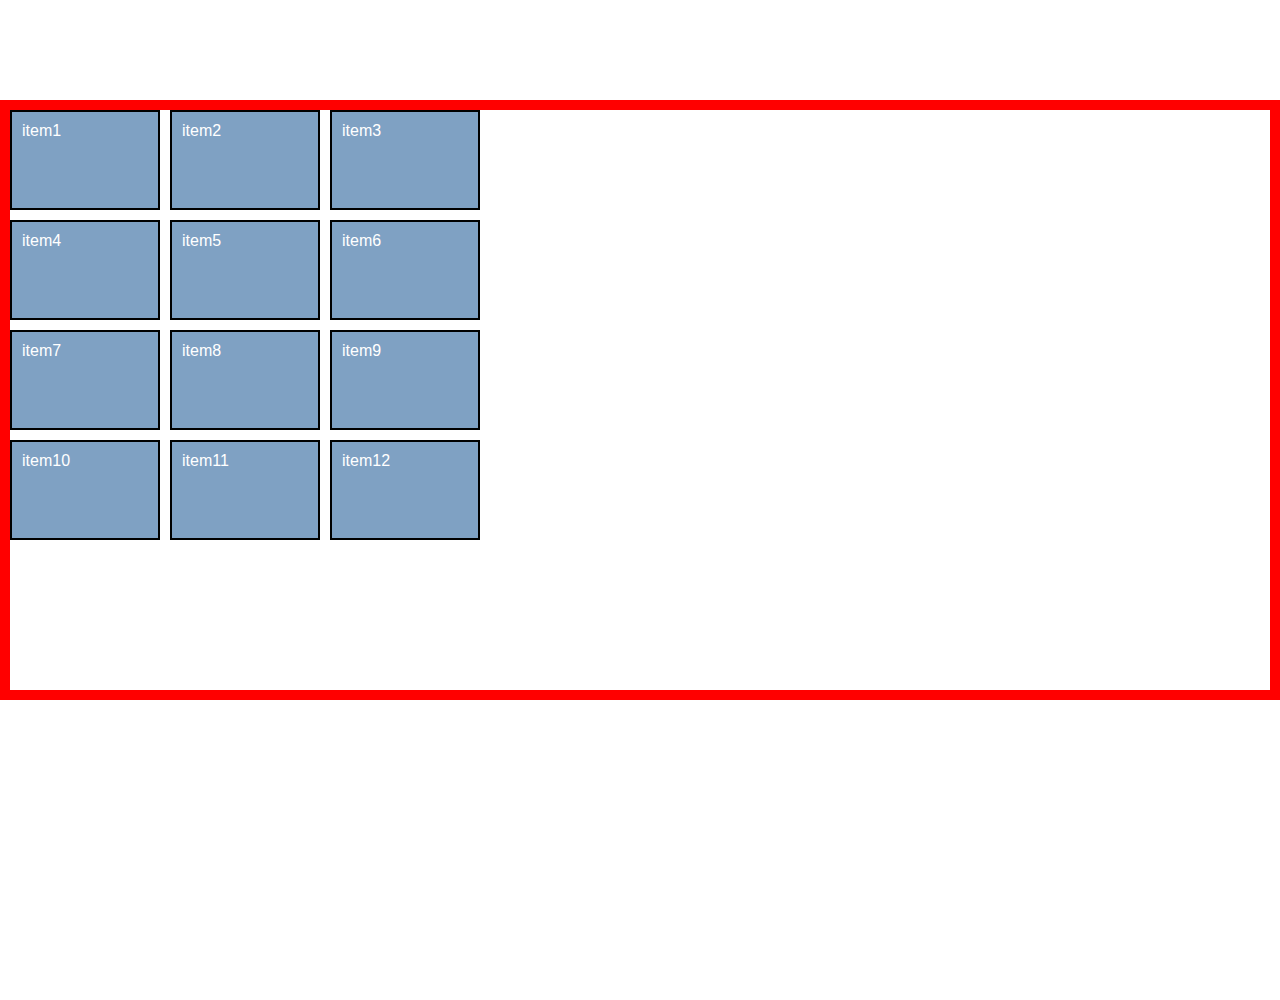
<file: CSS Grid/index.html>
<!DOCTYPE html>
<html lang="en">
<head>
    <meta charset="UTF-8">
    <meta name="viewport" content="width=device-width, initial-scale=1.0">
    <title>CSS Grid</title>
    <link rel="stylesheet" href="style.css">
</head>
<body>
    <div class="container">
        <div class="item item1">item1</div>
        <div class="item item2">item2</div>
        <div class="item item3">item3</div>
        <div class="item item4">item4</div>
        <div class="item item5">item5</div>
        <div class="item item6">item6</div>
        <div class="item item7">item7</div>
        <div class="item item8">item8</div>
        <div class="item item9">item9</div>
        <div class="item item10">item10</div>
        <div class="item item11">item11</div>
        <div class="item item12">item12</div>
    </div> 
</body>
</html>
</file>
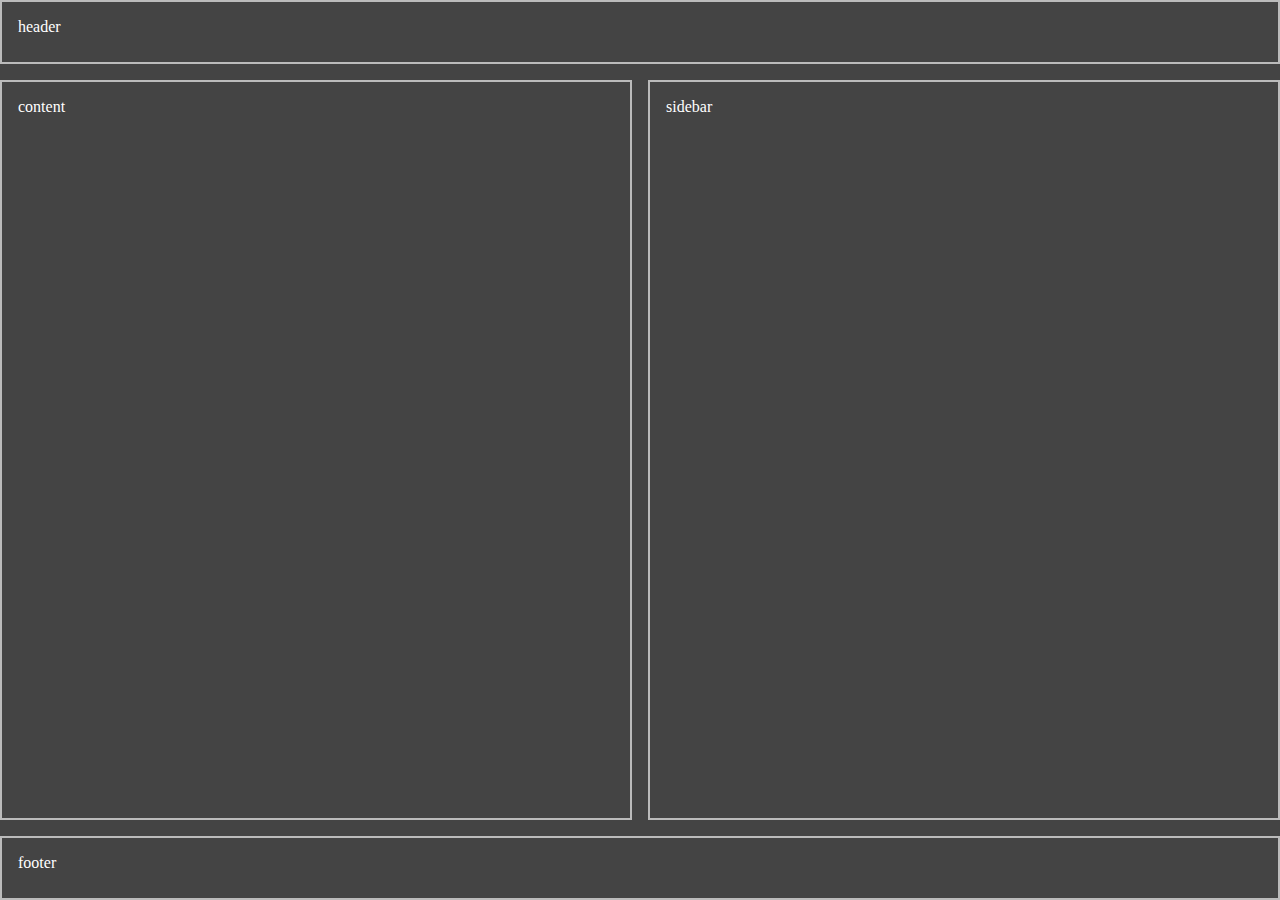
<file: CSS Grid/Grid Practice/index.html>
<!DOCTYPE html>
<html lang="en">
<head>
    <meta charset="UTF-8">
    <meta name="viewport" content="width=device-width, initial-scale=1.0">
    <link rel="stylesheet" href="style.css">
    <title>Grid Practice</title>
</head>
<body>
    <header>header</header>
    <main>content</main>
    <aside>sidebar</aside>
    <footer>footer</footer>
</body>
</html>
</file>
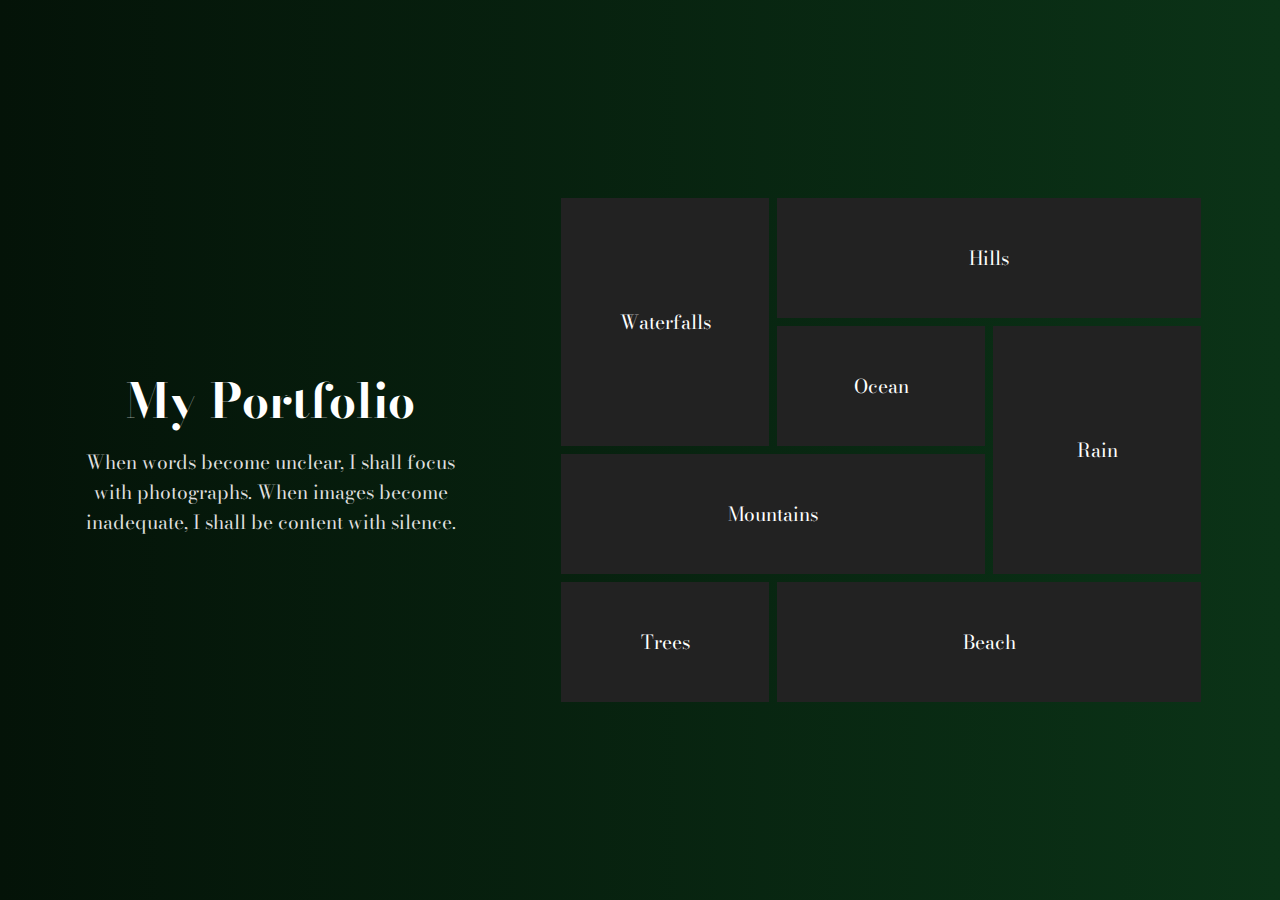
<file: CSS Grid/Grid Project1/index.html>
<!DOCTYPE html>
<html lang="en">
<head>
    <meta charset="UTF-8">
    <meta name="viewport" content="width=device-width, initial-scale=1.0">
    <link rel="stylesheet" href="style.css">
    <title>Grid Project</title>
</head>
<body>
    <div class="container">
        <div class="left_text">
            <h2 class="heading">My Portfolio</h2>
            <p class="subheading">When words become unclear, I shall focus with photographs. When images become inadequate, I shall be content with silence.</p>
        </div>
        <div class="gallery">
            <div class="box row_2" style="background-image: url('https://images.unsplash.com/photo-1433086966358-54859d0ed716?q=80&w=1887&auto=format&fit=crop&ixlib=rb-4.0.3&ixid=M3wxMjA3fDB8MHxwaG90by1wYWdlfHx8fGVufDB8fHx8fA%3D%3D');">Waterfalls</div>
            <div class="box col_2" style="background-image: url('https://images.unsplash.com/photo-1469474968028-56623f02e42e?q=80&w=2074&auto=format&fit=crop&ixlib=rb-4.0.3&ixid=M3wxMjA3fDB8MHxwaG90by1wYWdlfHx8fGVufDB8fHx8fA%3D%3D');">Hills</div>
            <div class="box" style="background-image: url('https://images.unsplash.com/photo-1523712999610-f77fbcfc3843?q=80&w=2070&auto=format&fit=crop&ixlib=rb-4.0.3&ixid=M3wxMjA3fDB8MHxwaG90by1wYWdlfHx8fGVufDB8fHx8fA%3D%3D');">Ocean</div>
            <div class="box row_2" style="background-image: url('https://images.unsplash.com/photo-1508556919487-845f191e5742?w=500&auto=format&fit=crop&q=60&ixlib=rb-4.0.3&ixid=M3wxMjA3fDB8MHxzZWFyY2h8MTh8fG5hdXRyZSUyMHJhaW58ZW58MHx8MHx8fDA%3D');">Rain</div>
            <div class="box col_2" style="background-image: url('https://images.unsplash.com/photo-1506744038136-46273834b3fb?q=80&w=2070&auto=format&fit=crop&ixlib=rb-4.0.3&ixid=M3wxMjA3fDB8MHxwaG90by1wYWdlfHx8fGVufDB8fHx8fA%3D%3D');">Mountains</div>
            <div class="box" style="background-image: url('https://images.unsplash.com/photo-1445964047600-cdbdb873673d?q=80&w=1892&auto=format&fit=crop&ixlib=rb-4.0.3&ixid=M3wxMjA3fDB8MHxwaG90by1wYWdlfHx8fGVufDB8fHx8fA%3D%3D');">Trees</div>
            <div class="box col_2" style="background-image: url('https://images.unsplash.com/photo-1493246507139-91e8fad9978e?q=80&w=2070&auto=format&fit=crop&ixlib=rb-4.0.3&ixid=M3wxMjA3fDB8MHxwaG90by1wYWdlfHx8fGVufDB8fHx8fA%3D%3D');">Beach</div>
        </div>
    </div>
</body>
</html>
</file>
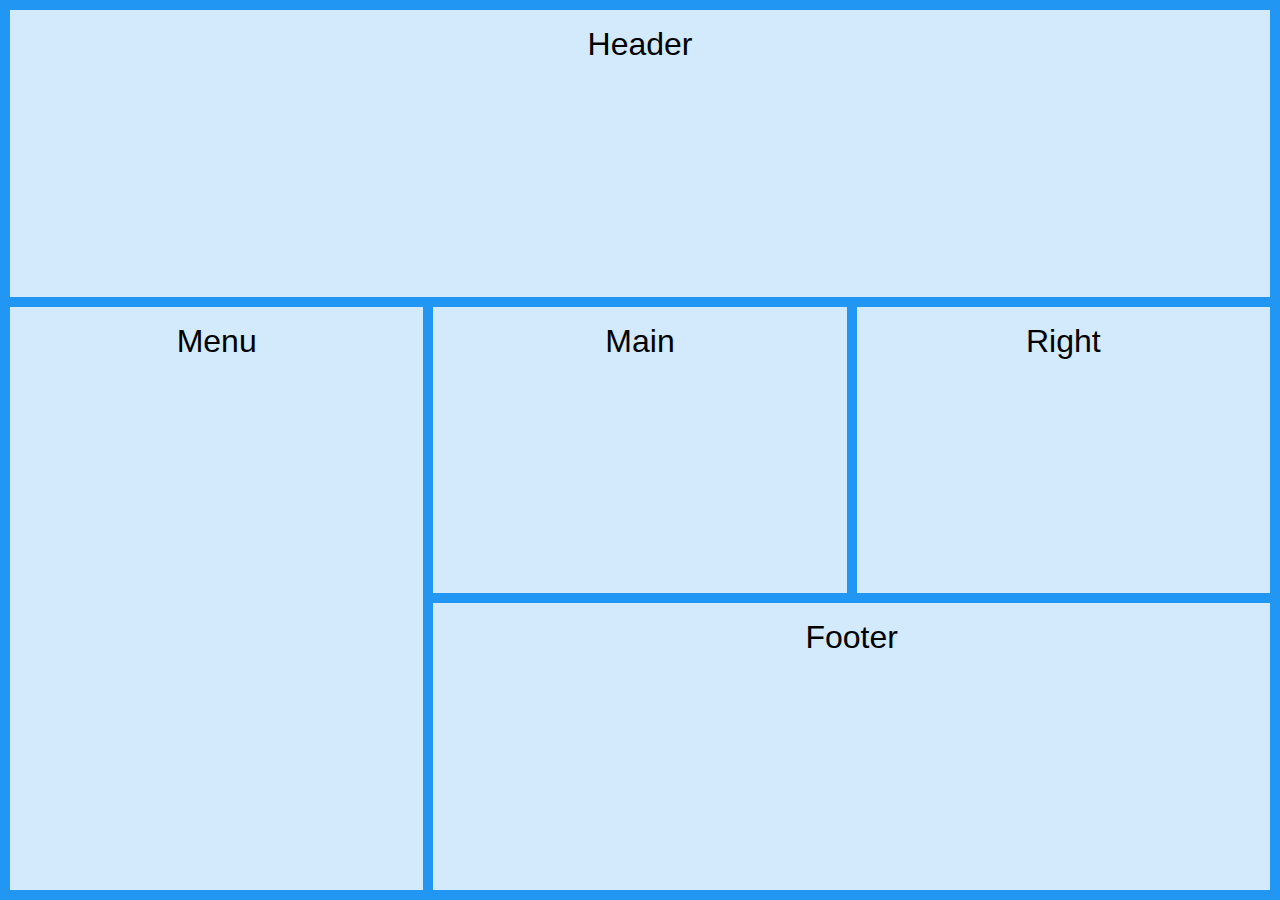
<file: CSS Grid/Grid Project2/index.html>
<!DOCTYPE html>
<html lang="en">
<head>
    <meta charset="UTF-8">
    <meta name="viewport" content="width=device-width, initial-scale=1.0">
    <link rel="stylesheet" href="style.css">
    <title>Grid Practice</title>
</head>
<body>
    <header>Header</header>
    <div>Menu</div>
    <main>Main</main>
    <aside>Right</aside>
    <footer>Footer</footer>
</body>
</html>
</file>
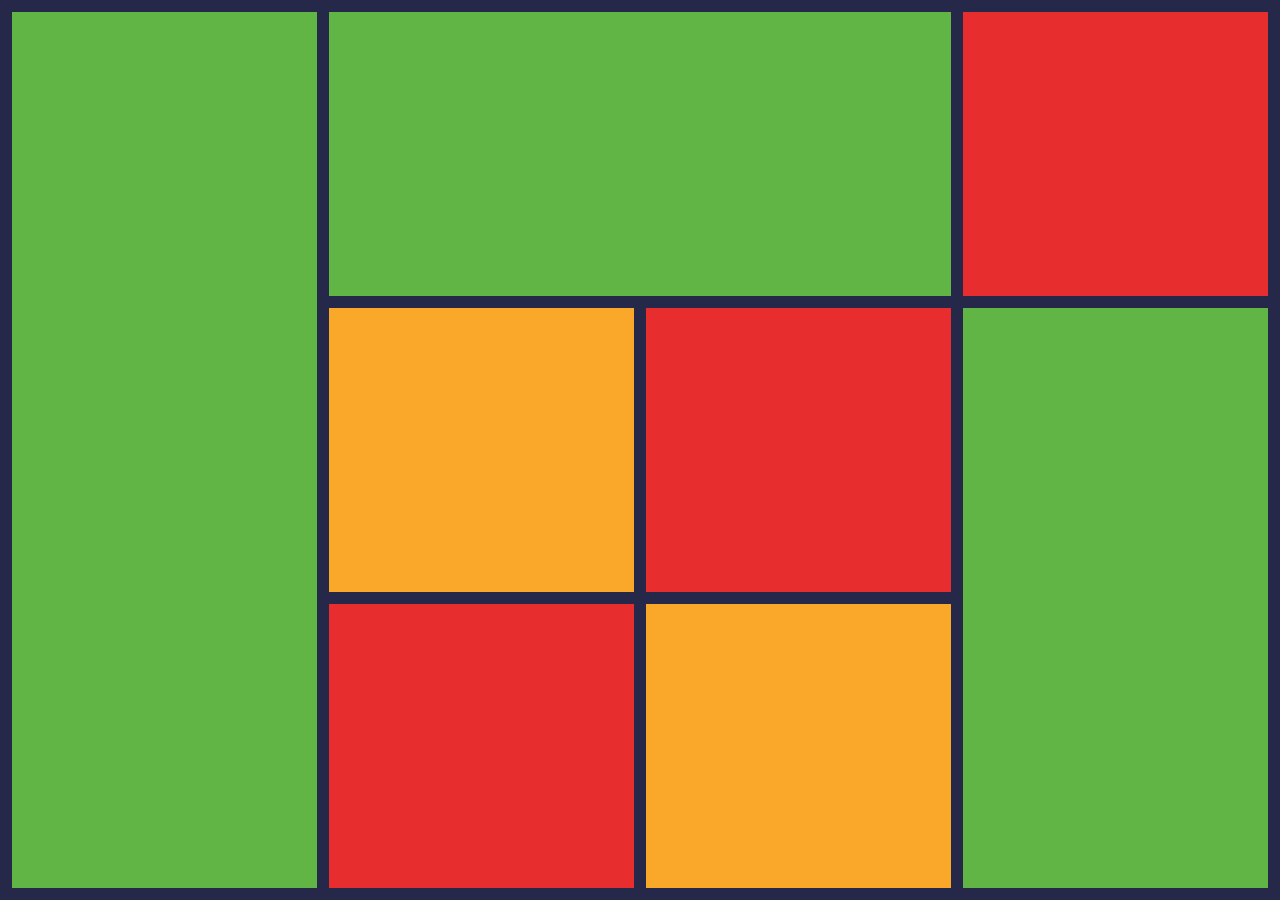
<file: CSS Grid/Grid Project3/index.html>
<!DOCTYPE html>
<html lang="en">
<head>
    <meta charset="UTF-8">
    <meta name="viewport" content="width=device-width, initial-scale=1.0">
    <link rel="stylesheet" href="style.css">
    <title>Grid Project3</title>
</head>
<body>
    <div class="box box1"></div>
    <div class="box box2"></div>
    <div class="box box3"></div>
    <div class="box box4"></div>
    <div class="box box5"></div>
    <div class="box box6"></div>
    <div class="box box7"></div>
    <div class="box box8"></div>
</body>
</html>
</file>
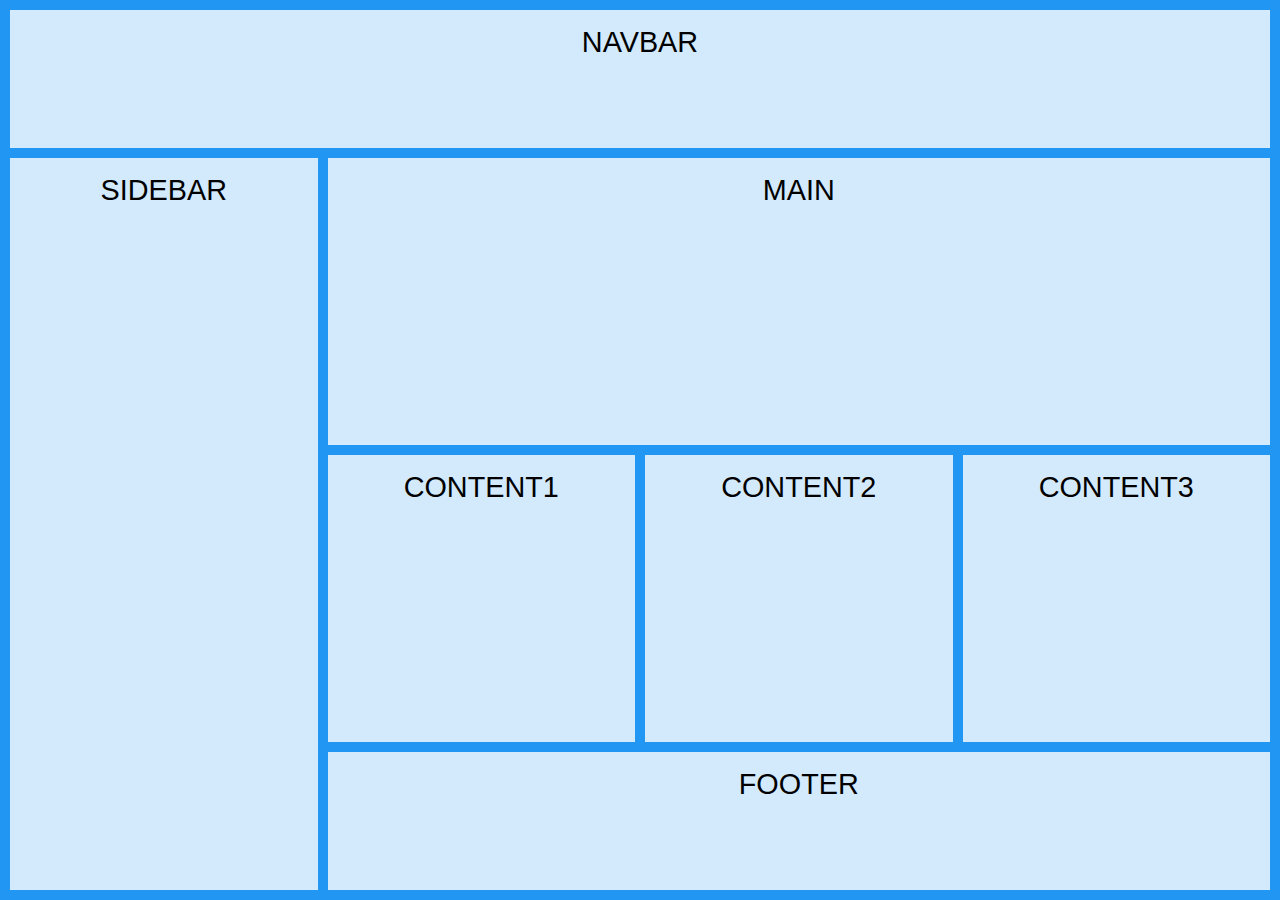
<file: CSS Grid/gridLayout.html>
<!DOCTYPE html>
<html lang="en">
<head>
    <meta charset="UTF-8">
    <meta name="viewport" content="width=device-width, initial-scale=1.0">
    <link rel="stylesheet" href="gridLayout.css">
    <title>Grid Layout</title>
</head>
<body>
    <nav>navbar</nav>
    <aside>sidebar</aside>
    <main>main</main>
    <div class="content1">content1</div>
    <div class="content2">content2</div>
    <div class="content3">content3</div>
    <footer>footer</footer>
</body>
</html>
</file>
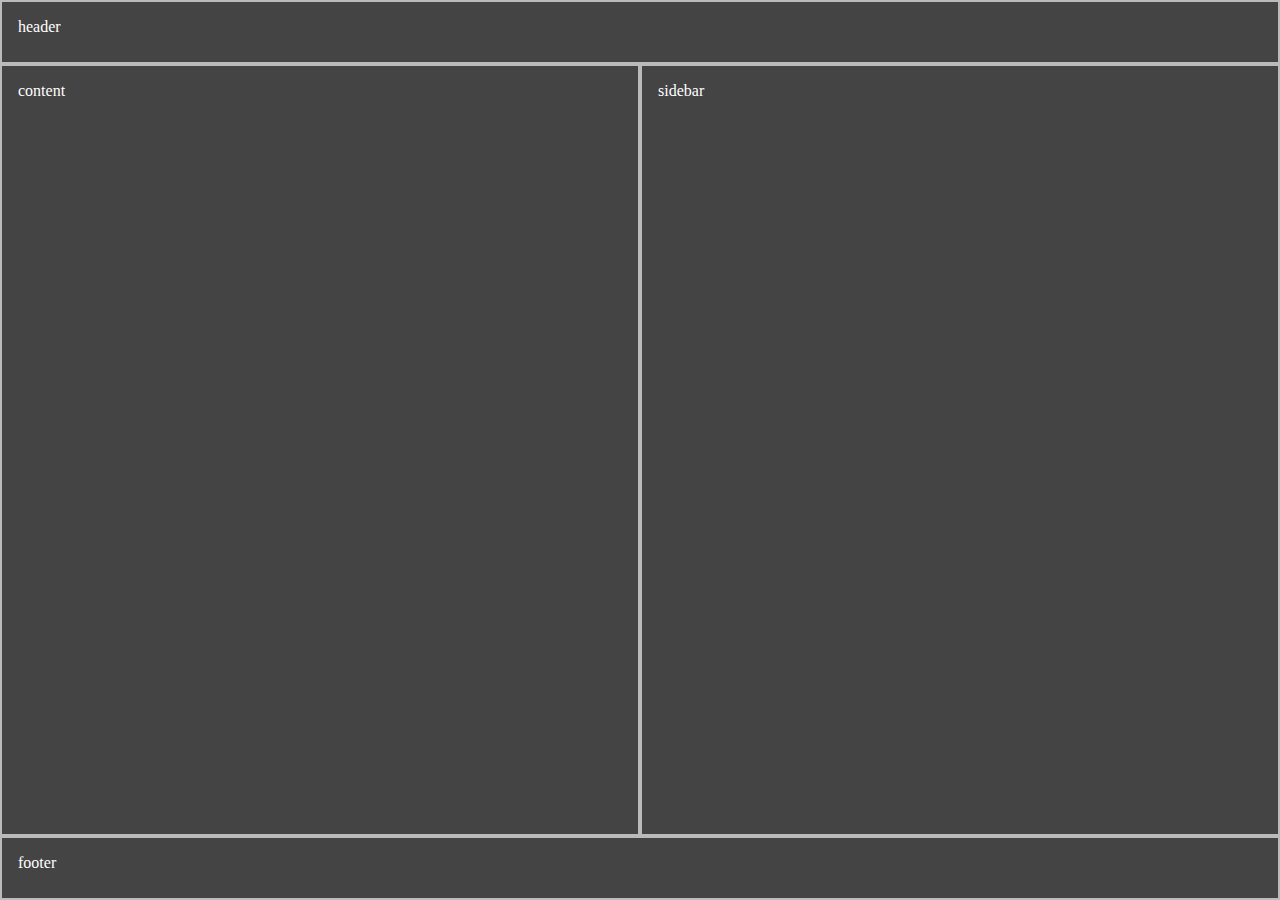
<file: CSS Grid/Grid Practice/areas.html>
<!DOCTYPE html>
<html lang="en">
<head>
    <meta charset="UTF-8">
    <meta name="viewport" content="width=device-width, initial-scale=1.0">
    <link rel="stylesheet" href="areas.css">
    <title>Grid-Template-Areas</title>
</head>
<body>
    <header>header</header>
    <main>content</main>
    <aside>sidebar</aside>
    <footer>footer</footer>
</body>
</html>
</file>
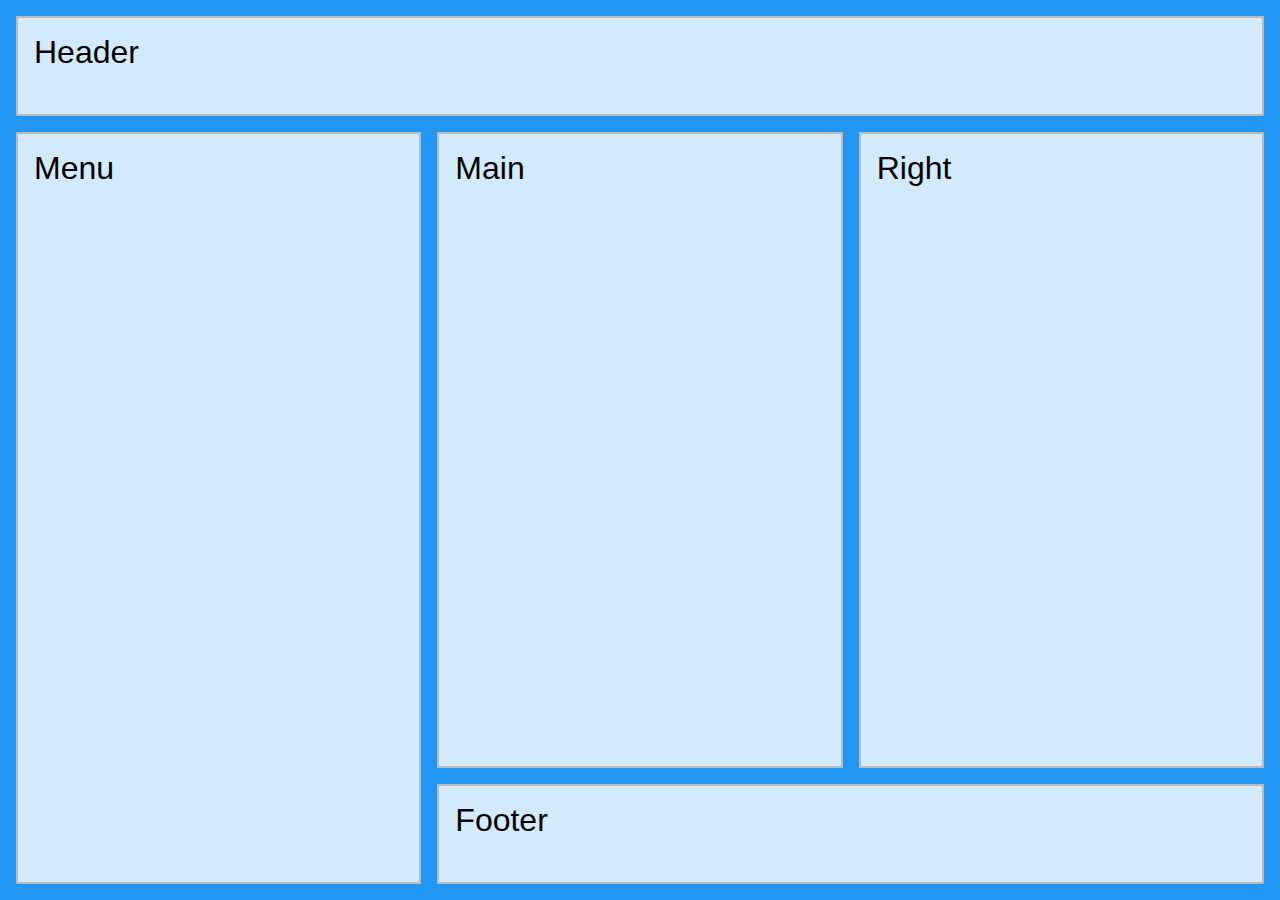
<file: CSS Grid/Grid Practice/index2.html>
<!DOCTYPE html>
<html lang="en">
<head>
    <meta charset="UTF-8">
    <meta name="viewport" content="width=device-width, initial-scale=1.0">
    <link rel="stylesheet" href="style2.css">
    <title>Grid Practice</title>
</head>
<body>
    <header>header</header>
    <div>menu</div>
    <main>main</main>
    <aside>right</aside>
    <footer>footer</footer>
</body>
</html>
</file>
<file: CSS Grid/style.css>
* {
    margin: 0;
    padding: 0;
    font-family: Arial, Helvetica, sans-serif;
    box-sizing: border-box;
}

html, body {
    width: 100%;
    height: 100%;
}

.container {
    max-width: 1440px;
    margin: 100px auto;
    border: 10px solid red;
    display: grid;
    /* grid-template-columns: 100px 200px 100px; */
    /* grid-template-columns: 33% 33% 33%; */
    /* grid-template-columns: 1fr 1fr 1fr; */
    /* grid-template-columns: repeat(3, 1fr); */
    /* column-gap: 10px; */
    /* row-gap: 20px; */
    /* gap: 10px 20px; */
    gap: 10px;
    /* grid-template-rows: 100px 100px; */
    /* grid-auto-rows: 100px; */
    /* grid-auto-flow: row; */
    /* grid-auto-flow: column; */
    /* grid-auto-columns: 200px; */
    /* grid-template-columns: 300px repeat(2, 1fr); */
    /* grid-template-columns: repeat(auto-fit, 150px); */
    /* grid-template-columns: repeat(auto-fit, 150px); */
    /* grid-template-columns: repeat(auto-fit, minmax(150px, 1fr)); */
    /* grid-template-columns: repeat(auto-fit, minmax(150px, 1fr)); */
    /* grid-auto-flow: dense; */
    grid-auto-rows: 100px;
    grid-template-columns: repeat(3, 150px);
    height: 600px;
    /* justify-items: center; */
    /* align-items: center; */
    /* place-items: start end; */
    /* justify-content: center; */
    /* align-content: center; */
    /* place-content: center space-between; */
}

/* .item1 {
    align-self: center;
    justify-self: center;
    place-self: center end;
} */

/* .item1 { */
    /* grid-column-start: 1;
    grid-column-end: 4; */
    /* grid-column: 1 / 4; */
    /* grid-column: 1 / span 2; */
    /* grid-column: span 2; */
    /* grid-column: 1 / 4; */
    /* grid-row-start: 1;
    grid-row-end: 3; */
    /* grid-row: 1 / 3; */
/* } */

/* .item5 {
    grid-column: span 3;
} */

/* .item11 {
    grid-column: span 4;
} */

.item {
    background-color: #7FA1C3;
    color: #fff;
    padding: 10px;
    border: 2px solid black;
}
</file>
<file: CSS Grid/Grid Practice/style.css>
* {
    margin: 0;
    padding: 0;
    box-sizing: border-box;
}

html, body {
    width: 100%;
    height: 100%;
}

body {
    background-color: #444;
    color: #fff;
    display: grid;
    grid-template-columns: repeat(2, 1fr);
    grid-template-rows: 64px 1fr 64px;
    gap: 1rem;
}

body >* {
    padding: 1rem;
    border: 2px solid #bbb;
}

header, footer {
    grid-column: 1 / -1;
}

@media screen and (max-width: 768px) {
    body {
        grid-template-columns: 1fr;
        grid-template-rows: 64px 1fr 1fr 64px;
    }
}
</file>
<file: CSS Grid/Grid Project1/style.css>
@import url('https://fonts.googleapis.com/css2?family=Bodoni+Moda:ital,opsz,wght@0,6..96,400..900;1,6..96,400..900&family=Roboto:ital,wght@0,100;0,300;0,400;0,500;0,700;0,900;1,100;1,300;1,400;1,500;1,700;1,900&display=swap');

* {
    margin: 0;
    padding: 0;
    box-sizing: border-box;
}

html, body {
    width: 100%;
    height: 100%;
}

body {
    font-family: "Bodoni Moda", serif;
    font-size: 1.2rem;
}

.container {
    min-height: 100vh;
    display: flex;
    justify-content: space-evenly;
    align-items: center;
    gap: 20px;
    background: linear-gradient(to right, #041308, #0b3317);
}

.left_text {
    flex-basis: 30%;
}

.heading {
    font-size: 3rem;
    color: #fff;
    text-align: center;
}

.subheading {
    color: #ddd;
    margin-top: 10px;
    text-align: center;
}

.gallery {
    flex-basis: 50%;
    display: grid;
    gap: 8px;
    grid-template-columns: repeat(3, 1fr);
    grid-auto-rows: 120px;
}

.box {
    background-size: cover;
    background-position: top;
    color: #fff;
    display: flex;
    justify-content: center;
    align-items: center;
    background-color: #222;
    background-blend-mode: hard-light;
    transition: all 1s ease-in-out;
}

.box:hover {
    background-color: #999;
    background-position: center;
    box-shadow: 0 0 4px #fff;
}

.row_2 {
    grid-row: span 2;
}

.col_2 {
    grid-column: span 2;
}

@media screen and (max-width: 1024px) {
    .container {
        flex-direction: column;
        justify-content: space-between;
        padding: 15px;
    }

    .gallery {
        width: 100%;
    }
}

@media screen and (max-width: 768px) {
    .gallery {
        grid-auto-rows: 220px;
        gap: 1rem;
    }

    .box {
        grid-row: span 1;
        grid-column: span 3;
    }
}
</file>
<file: CSS Grid/Grid Project2/style.css>
* {
    margin: 0;
    padding: 0;
    font-family: Arial, Helvetica, sans-serif;
    box-sizing: border-box;
}

html, body {
    width: 100%;
    height: 100%;
}

body {
    background-color: #2196f3;
    padding: 10px;
    display: grid;
    gap: 10px;
    grid-template-columns: repeat(3, 1fr);
    grid-auto-rows: 1fr;
}

body >* {
    padding: 1rem;
}

header, div, main, aside, footer {
    font-size: 2rem;
    background-color: #d3eafd;
    text-align: center;
}

header {
    grid-column: 1 / -1;
}

div {
    grid-row: span 2;
}

footer {
    grid-column: span 2;
}

@media screen and (width <= 768px) {
    div, main, aside, footer {
        grid-column: 1 / -1;
    }

    div {
        grid-row: unset;
    }
}
</file>
<file: CSS Grid/Grid Project3/style.css>
* {
    margin: 0;
    padding: 0;
    box-sizing: border-box;
}

:root {
    --green: #60b544;
    --gold: #f9a829;
    --red: #e82d2f;
    --bg: #26284a;
}

html, body {
    width: 100%;
    height: 100%;
}

body {
    padding: 12px;
    background-color: var(--bg);
    display: grid;
    grid-template-columns: repeat(4, 1fr);
    grid-auto-rows: 1fr;
    gap: 12px;
}

.box1 {
    grid-row: span 3;
}

.box2 {
    grid-column: span 2;
}

.box6 {
    grid-row: span 2;
}

.box1, .box2, .box6 {
    background-color: var(--green);
}

.box3, .box5, .box7 {
    background-color: var(--red);
}

.box4, .box8 {
    background-color: var(--gold);
}

@media screen and (width <= 1024px) {
    body {
        grid-auto-rows: 250px;
    }

    .box {
        grid-column: 1 / -1;
        grid-row: unset;
    }
}
</file>
<file: CSS Grid/gridLayout.css>
* {
    margin: 0;
    padding: 0;
    font-family: Arial, Helvetica, sans-serif;
    box-sizing: border-box;
}

html, body {
    width: 100%;
    height: 100%;
}

body {
    background-color: #2196f3;
    display: grid;
    gap: 10px;
    grid-template-columns: repeat(4, 1fr);
    grid-auto-rows: 1fr;
    padding: 10px;
}

nav, aside, main, div, footer {
    background-color: #d3eafd;
    padding: 1rem;
    font-size: 1.8rem;
    text-transform: uppercase;
    text-align: center;
}

nav {
    grid-column: 1 / -1;
}

aside {
    grid-row: span 5;
}

main {
    grid-column: span 3;
    grid-row: span 2;
}

div {
    grid-row: span 2;
}

footer {
    grid-column: span 3;
}

@media screen and (width <= 1024px) {
    nav, aside, main, div, footer {
        grid-column: 1 / -1;
    }

    aside {
        grid-row: unset;
    }

    main {
        grid-row: span 4;
    }
}
</file>
<file: CSS Grid/Grid Practice/areas.css>
* {
    margin: 0;
    padding: 0;
    box-sizing: border-box;
}

html, body {
    width: 100%;
    height: 100%;
}

body {
    background-color: #444;
    color: #fff;
    display: grid;
    grid-template-columns: repeat(2, 1fr);
    grid-template-rows: 64px 1fr 64px;
    grid-template-areas: "header header"
                         "content sidebar"
                         "footer footer";
}

header {
    grid-area: header;
}

footer {
    grid-area: footer;
}

aside {
    grid-area: sidebar;
}

main {
    grid-area: content;
}

body >* {
    padding: 1rem;
    border: 2px solid #bbb;
}

@media screen and (max-width: 768px) {
    body {
        grid-template-columns: 1fr;
        grid-template-rows: 64px 1fr 1fr 64px;
        grid-template-areas: "header"
                             "content"
                             "sidebar"
                             "footer";
    }
}
</file>
<file: CSS Grid/Grid Practice/style2.css>
* {
    margin: 0;
    padding: 0;
    box-sizing: border-box;
}

html, body {
    width: 100%;
    height: 100%;
}

body {
    background-color: #2196f3;
    padding: 1rem;
    font-family: Arial, Helvetica, sans-serif;
    display: grid;
    grid-template-columns: repeat(3, 1fr);
    grid-template-rows: 100px 1fr 100px;
    grid-template-areas: "header header header"
                         "menu main right"
                         "menu footer footer";
                         gap: 1rem;
}

body >* {
    padding: 1rem;
    border: 2px solid #bbb;
}

header {
    grid-area: header;
}

div {
    grid-area: menu;
}

main {
    grid-area: main;
}

aside {
    grid-area: right;
}

footer {
    grid-area: footer;
}

header, div, main, aside, footer {
    background-color: #d3eafd;
    font-size: 2rem;
    text-transform: capitalize;
}

@media screen and (max-width: 768px) {
    body {
        grid-template-columns: 1fr;
        grid-template-rows: 100px 1fr 1fr 1fr 100px;
        grid-template-areas: "header"
                             "menu"
                             "main"
                             "right"
                             "footer";
    }
}
</file>
